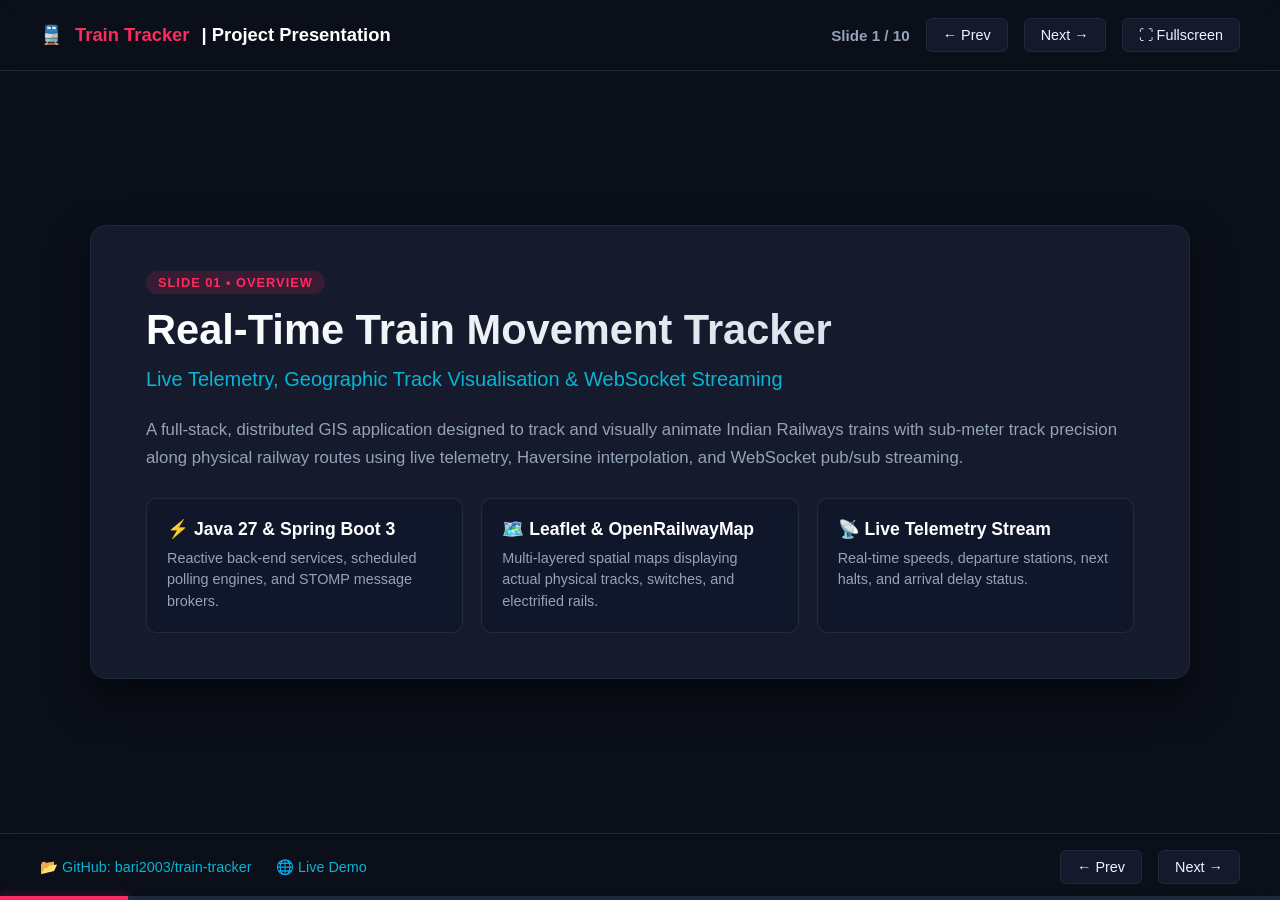
<file: presentation.html>
<!DOCTYPE html>
<html lang="en">
<head>
    <meta charset="UTF-8">
    <meta name="viewport" content="width=device-width, initial-scale=1.0">
    <title>Real-Time Train Movement Tracker — Presentation</title>
    <style>
        :root {
            --bg-color: #0b0f19;
            --card-bg: rgba(22, 27, 46, 0.95);
            --accent: #ff2a5f;
            --accent-glow: rgba(255, 42, 95, 0.4);
            --text-main: #f0f4fc;
            --text-sub: #94a3b8;
            --border: #1e293b;
            --success: #10b981;
            --cyan: #06b6d4;
        }

        * {
            box-sizing: border-box;
            margin: 0;
            padding: 0;
            font-family: -apple-system, BlinkMacSystemFont, "Segoe UI", Roboto, Helvetica, Arial, sans-serif;
        }

        body {
            background-color: var(--bg-color);
            color: var(--text-main);
            overflow: hidden;
            height: 100vh;
            display: flex;
            flex-direction: column;
            justify-content: space-between;
        }

        /* Top Header */
        header {
            display: flex;
            justify-content: space-between;
            align-items: center;
            padding: 18px 40px;
            border-bottom: 1px solid var(--border);
            background: rgba(11, 15, 25, 0.8);
            backdrop-filter: blur(10px);
            z-index: 10;
        }

        .brand {
            display: flex;
            align-items: center;
            gap: 12px;
            font-size: 1.15rem;
            font-weight: 700;
            color: #fff;
        }

        .brand span {
            color: var(--accent);
        }

        .controls {
            display: flex;
            align-items: center;
            gap: 16px;
        }

        .slide-counter {
            font-size: 0.95rem;
            color: var(--text-sub);
            font-weight: 600;
        }

        button.btn {
            background: var(--card-bg);
            border: 1px solid var(--border);
            color: var(--text-main);
            padding: 8px 16px;
            border-radius: 6px;
            font-size: 0.9rem;
            cursor: pointer;
            transition: all 0.2s ease;
        }

        button.btn:hover {
            border-color: var(--accent);
            color: #fff;
            box-shadow: 0 0 10px var(--accent-glow);
        }

        /* Slide Container */
        .slide-viewport {
            flex: 1;
            display: flex;
            align-items: center;
            justify-content: center;
            padding: 20px 40px;
            position: relative;
        }

        .slide {
            display: none;
            width: 100%;
            max-width: 1100px;
            background: var(--card-bg);
            border: 1px solid var(--border);
            border-radius: 16px;
            padding: 45px 55px;
            box-shadow: 0 20px 40px rgba(0, 0, 0, 0.5);
            animation: fadeIn 0.35s ease forwards;
        }

        .slide.active {
            display: block;
        }

        @keyframes fadeIn {
            from { opacity: 0; transform: translateY(12px); }
            to { opacity: 1; transform: translateY(0); }
        }

        .slide-tag {
            display: inline-block;
            background: rgba(255, 42, 95, 0.15);
            color: var(--accent);
            padding: 4px 12px;
            border-radius: 20px;
            font-size: 0.8rem;
            font-weight: 700;
            text-transform: uppercase;
            letter-spacing: 1px;
            margin-bottom: 12px;
        }

        h1.title {
            font-size: 2.6rem;
            font-weight: 800;
            margin-bottom: 14px;
            background: linear-gradient(135deg, #ffffff, #cbd5e1);
            -webkit-background-clip: text;
            -webkit-text-fill-color: transparent;
        }

        h2.subtitle {
            font-size: 1.25rem;
            color: var(--cyan);
            margin-bottom: 25px;
            font-weight: 500;
        }

        p.description {
            font-size: 1.05rem;
            color: var(--text-sub);
            line-height: 1.7;
            margin-bottom: 25px;
        }

        /* Grid Cards inside slides */
        .grid-2 {
            display: grid;
            grid-template-columns: 1fr 1fr;
            gap: 20px;
            margin-top: 15px;
        }

        .grid-3 {
            display: grid;
            grid-template-columns: repeat(3, 1fr);
            gap: 18px;
            margin-top: 15px;
        }

        .feature-box {
            background: rgba(15, 23, 42, 0.7);
            border: 1px solid rgba(255, 255, 255, 0.08);
            border-radius: 10px;
            padding: 20px;
            transition: transform 0.2s;
        }

        .feature-box:hover {
            transform: translateY(-2px);
            border-color: rgba(6, 182, 212, 0.4);
        }

        .feature-box h3 {
            font-size: 1.1rem;
            margin-bottom: 8px;
            color: #fff;
            display: flex;
            align-items: center;
            gap: 8px;
        }

        .feature-box p {
            font-size: 0.9rem;
            color: var(--text-sub);
            line-height: 1.5;
        }

        /* Tables */
        table {
            width: 100%;
            border-collapse: collapse;
            margin-top: 15px;
            font-size: 0.95rem;
        }

        th, td {
            padding: 12px 16px;
            text-align: left;
            border-bottom: 1px solid var(--border);
        }

        th {
            background: rgba(15, 23, 42, 0.6);
            color: var(--cyan);
            font-weight: 600;
        }

        td {
            color: var(--text-sub);
        }

        /* Pill badges */
        .pill {
            display: inline-block;
            background: rgba(16, 185, 129, 0.15);
            color: var(--success);
            padding: 3px 8px;
            border-radius: 4px;
            font-size: 0.8rem;
            font-weight: 600;
        }

        /* Bottom Navigation Bar */
        footer {
            display: flex;
            align-items: center;
            justify-content: space-between;
            padding: 16px 40px;
            border-top: 1px solid var(--border);
            background: rgba(11, 15, 25, 0.8);
            backdrop-filter: blur(10px);
        }

        .nav-links a {
            color: var(--cyan);
            text-decoration: none;
            font-size: 0.9rem;
            margin-right: 20px;
            font-weight: 500;
        }

        .nav-links a:hover {
            text-decoration: underline;
        }

        .progress-bar-container {
            width: 100%;
            height: 4px;
            background: var(--border);
            position: fixed;
            bottom: 0;
            left: 0;
        }

        .progress-bar {
            height: 100%;
            width: 10%;
            background: var(--accent);
            box-shadow: 0 0 10px var(--accent-glow);
            transition: width 0.3s ease;
        }
    </style>
</head>
<body>

    <header>
        <div class="brand">
            🚆 <span>Train Tracker</span> | Project Presentation
        </div>
        <div class="controls">
            <div class="slide-counter" id="counter">Slide 1 / 10</div>
            <button class="btn" onclick="prevSlide()">← Prev</button>
            <button class="btn" onclick="nextSlide()">Next →</button>
            <button class="btn" onclick="toggleFullScreen()">⛶ Fullscreen</button>
        </div>
    </header>

    <div class="slide-viewport">
        <!-- Slide 1 -->
        <div class="slide active">
            <span class="slide-tag">Slide 01 • Overview</span>
            <h1 class="title">Real-Time Train Movement Tracker</h1>
            <h2 class="subtitle">Live Telemetry, Geographic Track Visualisation & WebSocket Streaming</h2>
            <p class="description">
                A full-stack, distributed GIS application designed to track and visually animate Indian Railways trains with sub-meter track precision along physical railway routes using live telemetry, Haversine interpolation, and WebSocket pub/sub streaming.
            </p>
            <div class="grid-3">
                <div class="feature-box">
                    <h3>⚡ Java 27 & Spring Boot 3</h3>
                    <p>Reactive back-end services, scheduled polling engines, and STOMP message brokers.</p>
                </div>
                <div class="feature-box">
                    <h3>🗺️ Leaflet & OpenRailwayMap</h3>
                    <p>Multi-layered spatial maps displaying actual physical tracks, switches, and electrified rails.</p>
                </div>
                <div class="feature-box">
                    <h3>📡 Live Telemetry Stream</h3>
                    <p>Real-time speeds, departure stations, next halts, and arrival delay status.</p>
                </div>
            </div>
        </div>

        <!-- Slide 2 -->
        <div class="slide">
            <span class="slide-tag">Slide 02 • Problem Statement</span>
            <h1 class="title">Why Train Movement Tracking?</h1>
            <h2 class="subtitle">Overcoming Limitations in Existing Railway Enquiry Systems</h2>
            <table>
                <tr>
                    <th>Traditional Enquiry Portals (NTES / SMS)</th>
                    <th>Train Tracker Platform</th>
                </tr>
                <tr>
                    <td><strong>Text Only:</strong> Displays station name and timestamp without spatial context.</td>
                    <td><strong>Physical Track Visualisation:</strong> Train marker animates directly on OpenRailwayMap rails.</td>
                </tr>
                <tr>
                    <td><strong>Infrequent Updates:</strong> Information logged only when train stops at manned stations.</td>
                    <td><strong>Continuous Streaming:</strong> WebSocket pub/sub pushes dynamic coordinate updates.</td>
                </tr>
                <tr>
                    <td><strong>No Real Position:</strong> Commuters cannot see where the train is between stations.</td>
                    <td><strong>Haversine Interpolation:</strong> Calculates exact location along polyline curves.</td>
                </tr>
                <tr>
                    <td><strong>Heavy Server Strain:</strong> Millions of clients polling HTTP endpoints.</td>
                    <td><strong>Selective Subscriptions:</strong> Clients receive push events only for active trains.</td>
                </tr>
            </table>
        </div>

        <!-- Slide 3 -->
        <div class="slide">
            <span class="slide-tag">Slide 03 • Architecture</span>
            <h1 class="title">System Architecture</h1>
            <h2 class="subtitle">End-to-End Distributed Data Flow</h2>
            <div class="grid-3">
                <div class="feature-box">
                    <h3>1. Ingestion Layer</h3>
                    <p><strong>RailRadar Live API:</strong> Periodically polls live running statuses, delay minutes, and comprehensive route geometries.</p>
                </div>
                <div class="feature-box">
                    <h3>2. Processing & Persistence</h3>
                    <p><strong>Spring Boot 3 + MySQL 8:</strong> Normalises JSON, handles orthogonal track snapping, persists historical telemetry, and handles quota fallbacks.</p>
                </div>
                <div class="feature-box">
                    <h3>3. Streaming & Presentation</h3>
                    <p><strong>STOMP over SockJS + Leaflet:</strong> Pushes live coordinates to active browser subscribers and renders animated beacons on tracks.</p>
                </div>
            </div>
        </div>

        <!-- Slide 4 -->
        <div class="slide">
            <span class="slide-tag">Slide 04 • Technical Innovations</span>
            <h1 class="title">Core Technical Innovations</h1>
            <h2 class="subtitle">Algorithms for Spatial Accuracy & Performance</h2>
            <div class="grid-2">
                <div class="feature-box">
                    <h3>📐 Haversine Multi-Segment Interpolation</h3>
                    <p>Computes geodesic distance across hundreds of railway coordinates. Translates journey progress fraction into sub-meter accurate coordinates along curved tracks.</p>
                </div>
                <div class="feature-box">
                    <h3>🎯 Orthogonal Track Snapping</h3>
                    <p>Projects reported station GPS coordinates onto the nearest track vector segment within a 500m tolerance threshold, eliminating visual GPS drift.</p>
                </div>
                <div class="feature-box">
                    <h3>🔄 Zero-Downtime Multi-Train Switching</h3>
                    <p>Users can change trains without tearing down the underlying WebSocket connection. Subscriptions switch dynamically in 0 ms.</p>
                </div>
                <div class="feature-box">
                    <h3>✨ Smooth LERP Marker Animation</h3>
                    <p>Linear interpolation (LERP) over 800ms frames glides the train marker along bearing angles (&theta;&deg;) matching track orientation.</p>
                </div>
            </div>
        </div>

        <!-- Slide 5 -->
        <div class="slide">
            <span class="slide-tag">Slide 05 • Resilience Engine</span>
            <h1 class="title">Resilience & Quota-Aware Fallback</h1>
            <h2 class="subtitle">Handling Third-Party Rate Limits Without Service Halts</h2>
            <p class="description">
                External transit APIs enforce strict monthly call limits (e.g., HTTP 429 Too Many Requests). The Train Tracker incorporates an intelligent dual-mode engine:
            </p>
            <div class="grid-2">
                <div class="feature-box">
                    <h3>🟢 Live Provider Mode</h3>
                    <p>Active when external API quotas are valid. Directly ingests GPS, live delay departures, and actual station timestamps.</p>
                </div>
                <div class="feature-box">
                    <h3>🔵 Smart Kinematic Fallback Mode</h3>
                    <p>Seamlessly takes over when the API is throttled or offline. Computes realistic kinematic progression along the loaded high-resolution railway route.</p>
                </div>
            </div>
        </div>

        <!-- Slide 6 -->
        <div class="slide">
            <span class="slide-tag">Slide 06 • Mapping Layer</span>
            <h1 class="title">Leaflet & OpenRailwayMap Stack</h1>
            <h2 class="subtitle">Specialized Spatial UI for Rail Networks</h2>
            <div class="grid-3">
                <div class="feature-box">
                    <h3>🗺️ Standard OSM Base</h3>
                    <p>100% free, open-source cartography with zero API keys required.</p>
                </div>
                <div class="feature-box">
                    <h3>🚆 Physical Railway Overlay</h3>
                    <p>OpenRailwayMap tile layer rendering physical tracks, switches, signals, and stations.</p>
                </div>
                <div class="feature-box">
                    <h3>🛰️ Satellite Layer Switcher</h3>
                    <p>Esri World Imagery toggle for examining real terrain and topographical junctions.</p>
                </div>
            </div>
        </div>

        <!-- Slide 7 -->
        <div class="slide">
            <span class="slide-tag">Slide 07 • Database Architecture</span>
            <h1 class="title">Database Schema Design</h1>
            <h2 class="subtitle">Optimized Relational Persistence in MySQL 8.0</h2>
            <table>
                <tr>
                    <th>Table</th>
                    <th>Key Attributes</th>
                    <th>Purpose</th>
                </tr>
                <tr>
                    <td><code>trains</code></td>
                    <td><code>train_id</code>, <code>train_number</code>, <code>train_name</code>, <code>status</code></td>
                    <td>Core train registry (Rajdhani, Shatabdi, Duronto)</td>
                </tr>
                <tr>
                    <td><code>routes</code></td>
                    <td><code>geometry_geojson</code> (<strong>LONGTEXT</strong>), <code>distance_km</code></td>
                    <td>High-resolution track geometry (220+ stations per route)</td>
                </tr>
                <tr>
                    <td><code>stations</code></td>
                    <td><code>station_code</code>, <code>station_name</code>, <code>latitude</code>, <code>longitude</code></td>
                    <td>Station spatial catalog</td>
                </tr>
                <tr>
                    <td><code>live_train_states</code></td>
                    <td><code>latitude</code>, <code>longitude</code>, <code>speed_kmh</code>, <code>delay_minutes</code></td>
                    <td>Active telemetry snapshot for instant cache retrieval</td>
                </tr>
            </table>
        </div>

        <!-- Slide 8 -->
        <div class="slide">
            <span class="slide-tag">Slide 08 • Deployment</span>
            <h1 class="title">Cloud & Edge Topology</h1>
            <h2 class="subtitle">Public Access via Cloudflare Zero-Trust Tunnel</h2>
            <div class="grid-2">
                <div class="feature-box">
                    <h3>🖥️ Local Backend Server</h3>
                    <p>Runs on Java 27 with Spring Boot on port 8080, backed by MySQL 8.0 database.</p>
                </div>
                <div class="feature-box">
                    <h3>☁️ Cloudflare Global Edge</h3>
                    <p>Encrypted egress tunnel providing global public HTTPS and WebSocket endpoints without port forwarding.</p>
                </div>
            </div>
            <div style="margin-top:20px; padding:15px; background:rgba(6, 182, 212, 0.1); border-radius:8px; border:1px solid rgba(6, 182, 212, 0.3);">
                <strong>🌐 Active Public Domain:</strong> 
                <a href="https://national-quad-alumni-fastest.trycloudflare.com" target="_blank" style="color:var(--cyan); margin-left:10px;">
                    https://national-quad-alumni-fastest.trycloudflare.com
                </a>
            </div>
        </div>

        <!-- Slide 9 -->
        <div class="slide">
            <span class="slide-tag">Slide 09 • Real-World Impact</span>
            <h1 class="title">Real-World Applications</h1>
            <h2 class="subtitle">Transforming Rail Operations & Passenger Experience</h2>
            <div class="grid-2">
                <div class="feature-box">
                    <h3>👨‍👩‍👧 Passenger & Commuter Safety</h3>
                    <p>Live visibility eliminates uncertainty during late night journeys or severe weather (dense fog / monsoon rain delays).</p>
                </div>
                <div class="feature-box">
                    <h3>📦 Freight & Supply Chain Logistics</h3>
                    <p>Track critical cargo and express parcel movements across dedicated freight corridors with predictive arrival times.</p>
                </div>
                <div class="feature-box">
                    <h3>🏢 Station Operations & Crowd Management</h3>
                    <p>Reduces platform overcrowding by giving commuters accurate real-time departure countdowns.</p>
                </div>
                <div class="feature-box">
                    <h3>🚨 Emergency Response Monitoring</h3>
                    <p>Immediate spatial awareness of section occupancy during track maintenance blocks or incidents.</p>
                </div>
            </div>
        </div>

        <!-- Slide 10 -->
        <div class="slide">
            <span class="slide-tag">Slide 10 • Future Scope & Summary</span>
            <h1 class="title">Future Roadmap & Conclusion</h1>
            <h2 class="subtitle">Next-Generation Enhancements</h2>
            <div class="grid-3">
                <div class="feature-box">
                    <h3>📡 Fleet Radar Grid</h3>
                    <p>Concurrent multi-train radar tracking across entire zonal railways.</p>
                </div>
                <div class="feature-box">
                    <h3>🤖 AI Predictive Delay</h3>
                    <p>Machine learning models predicting delays based on junction congestion patterns.</p>
                </div>
                <div class="feature-box">
                    <h3>📱 Progressive Web App (PWA)</h3>
                    <p>Offline-first caching and push notifications for platform arrival alerts.</p>
                </div>
            </div>
            <p class="description" style="margin-top:25px;">
                <strong>Summary:</strong> The Real-Time Train Movement Tracker bridges the gap between raw railway data and interactive spatial visualization, offering track-level precision, real-time telemetry streaming, and high resilience.
            </p>
        </div>
    </div>

    <footer>
        <div class="nav-links">
            <a href="https://github.com/bari2003/train-tracker" target="_blank">📂 GitHub: bari2003/train-tracker</a>
            <a href="https://national-quad-alumni-fastest.trycloudflare.com" target="_blank">🌐 Live Demo</a>
        </div>
        <div class="controls">
            <button class="btn" onclick="prevSlide()">← Prev</button>
            <button class="btn" onclick="nextSlide()">Next →</button>
        </div>
    </footer>

    <div class="progress-bar-container">
        <div class="progress-bar" id="progressBar"></div>
    </div>

    <script>
        let currentSlide = 0;
        const slides = document.querySelectorAll('.slide');
        const counter = document.getElementById('counter');
        const progressBar = document.getElementById('progressBar');

        function updateSlide() {
            slides.forEach((s, idx) => {
                s.classList.toggle('active', idx === currentSlide);
            });
            counter.textContent = `Slide ${currentSlide + 1} / ${slides.length}`;
            progressBar.style.width = `${((currentSlide + 1) / slides.length) * 100}%`;
        }

        function nextSlide() {
            if (currentSlide < slides.length - 1) {
                currentSlide++;
                updateSlide();
            }
        }

        function prevSlide() {
            if (currentSlide > 0) {
                currentSlide--;
                updateSlide();
            }
        }

        function toggleFullScreen() {
            if (!document.fullscreenElement) {
                document.documentElement.requestFullscreen().catch(() => {});
            } else {
                if (document.exitFullscreen) {
                    document.exitFullscreen();
                }
            }
        }

        document.addEventListener('keydown', (e) => {
            if (e.key === 'ArrowRight' || e.key === ' ') nextSlide();
            if (e.key === 'ArrowLeft') prevSlide();
            if (e.key === 'f' || e.key === 'F') toggleFullScreen();
        });
    </script>
</body>
</html>
</file>
